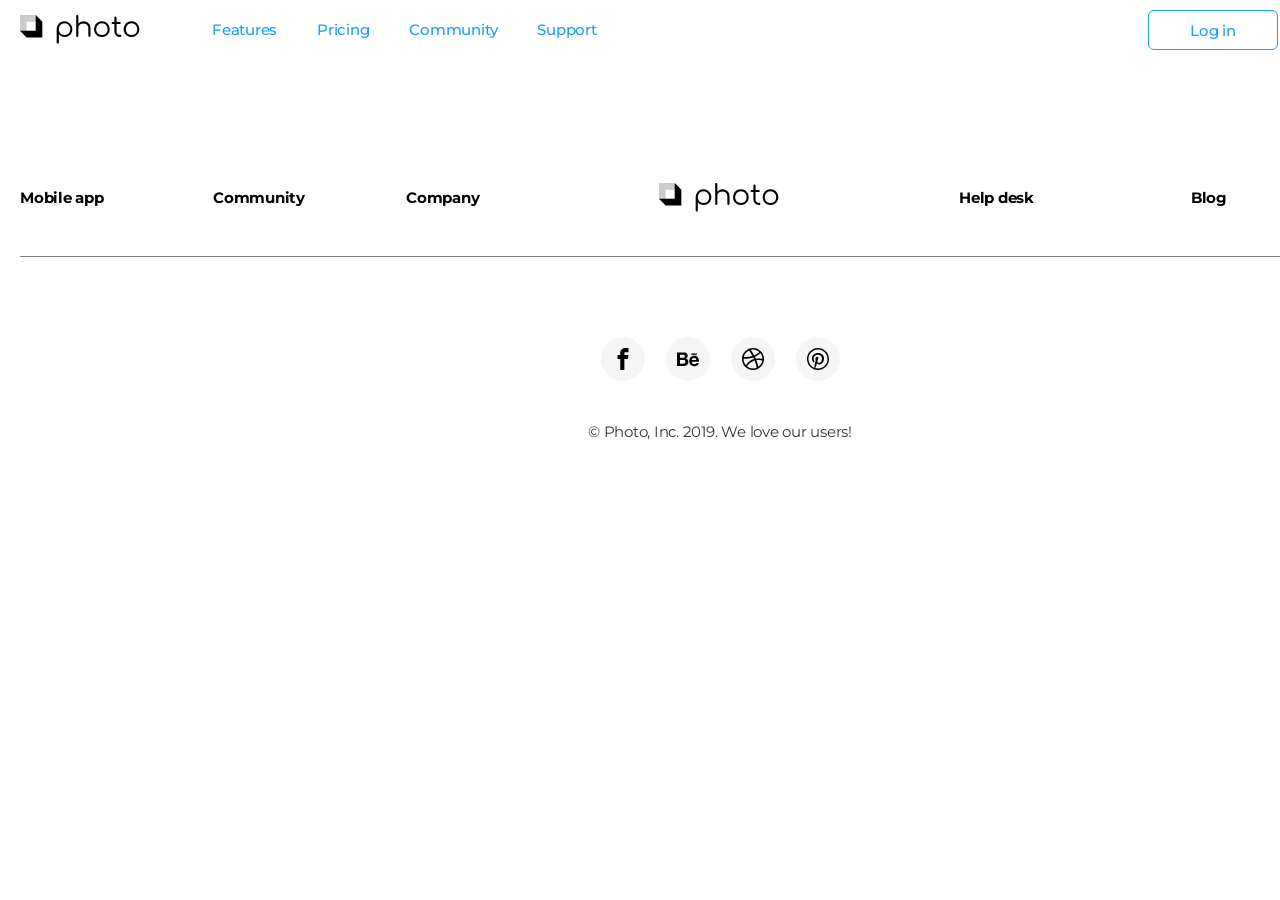
<file: footer.html>
<!DOCTYPE html>
<html lang="en">
	<head>
		<meta charset="UTF-8" />
		<meta name="viewport" content="width=device-width, initial-scale=1.0" />
		<title>Footer</title>
		<link rel="preconnect" href="https://fonts.googleapis.com" />
		<link rel="preconnect" href="https://fonts.gstatic.com" crossorigin />
		<link
			href="https://fonts.googleapis.com/css2?family=Montserrat:wght@100..900&display=swap"
			rel="stylesheet"
		/>
		<link
			rel="stylesheet"
			href="https://cdnjs.cloudflare.com/ajax/libs/modern-normalize/3.0.1/modern-normalize.min.css"
			integrity="sha512-q6WgHqiHlKyOqslT/lgBgodhd03Wp4BEqKeW6nNtlOY4quzyG3VoQKFrieaCeSnuVseNKRGpGeDU3qPmabCANg=="
			crossorigin="anonymous"
			referrerpolicy="no-referrer"
		/>
		<link rel="stylesheet" href="./css/styles.css" />
	</head>
	<body>
		<header class="header">
			<div class="container">
				<nav class="nav">
					<a href="#" class="logo">
						<svg class="logo-icon" width="122" height="32">
							<use href="./images/symbol-defs.svg#icon-sample-logo"></use>
						</svg>
					</a>
					<ul class="nav-list">
						<li class="nav-item"><a href="" class="nav-link">Features</a></li>
						<li class="nav-item"><a href="" class="nav-link">Pricing</a></li>
						<li class="nav-item"><a href="" class="nav-link">Community</a></li>
						<li class="nav-item"><a href="" class="nav-link">Support</a></li>
					</ul>
					<ul class="auth-list">
						<li class="auth-item">
							<a href="" class="auth-btn btn-base btn">Log in</a>
						</li>
						<li class="auth-item">
							<a href="" class="auth-btn btn-accent btn">Register</a>
						</li>
					</ul>
				</nav>
			</div>
		</header>

		<main></main>

		<footer class="footer section">
			<div class="container">
				<div class="footer-wrapper">
					<ul class="footer-list left">
						<li class="footer-item">
							<a href="" class="footer-link">Mobile app</a>
						</li>
						<li class="footer-item">
							<a href="" class="footer-link">Community</a>
						</li>
						<li class="footer-item">
							<a href="" class="footer-link">Company</a>
						</li>
					</ul>
					<a href="#" class="logo">
						<svg class="logo-icon" width="122" height="32">
							<use href="./images/symbol-defs.svg#icon-sample-logo"></use>
						</svg>
					</a>
					<ul class="footer-list right">
						<li class="footer-item">
							<a href="" class="footer-link">Help desk</a>
						</li>
						<li class="footer-item"><a href="" class="footer-link">Blog</a></li>
						<li class="footer-item">
							<a href="" class="footer-link">Resources</a>
						</li>
					</ul>
				</div>
				<ul class="socials-list">
					<li class="socials-item">
						<a href="" class="socials-link">
							<svg class="socials-img">
								<use href="./images/symbol-defs.svg#icon-facebook"></use>
							</svg>
						</a>
					</li>
					<li class="socials-item">
						<a href="" class="socials-link">
							<svg class="socials-img">
								<use href="./images/symbol-defs.svg#icon-behance"></use>
							</svg>
						</a>
					</li>
					<li class="socials-item">
						<a href="" class="socials-link">
							<svg class="socials-img">
								<use href="./images/symbol-defs.svg#icon-dribbble"></use>
							</svg>
						</a>
					</li>
					<li class="socials-item">
						<a href="" class="socials-link">
							<svg class="socials-img">
								<use href="./images/symbol-defs.svg#icon-pinterest"></use>
							</svg>
						</a>
					</li>
				</ul>
				<p class="copyright">&#169; Photo, Inc. 2019. We love our users!</p>
			</div>
		</footer>
	</body>
</html>
</file>
<file: css/styles.css>
:root {
	/* COLORS */

	--accent-color: #18a0fb;
	--title-color: #000000;
	--text-color: rgba(0, 0, 0, 0.8);
	--text-color-light: #ffffff;
	--main-bg-color: #ffffff;
	--secondary-bg-color: #f5f5f5;
	--decoration-color: rgba(0, 0, 0, 0.5);
	--light-decoration-color-end: rgba(24, 160, 251, 0.2);
	--light-decoration-color-start: rgba(255, 255, 255, 0.5);

	/* TYPEFACES */

	--main-font: 'Montserrat', sans-serif;
}

body {
	font-family: var(--main-font);
	background-color: var(--main-bg-color);
	letter-spacing: -0.015em;
}

h1,
h2,
h3,
h4,
h5,
h6 {
	margin-top: 0;
	margin-bottom: 0;
	color: var(--title-color);
}

p {
	margin-top: 0;
	margin-bottom: 0;
	color: var(--text-color);
}

ul,
ol {
	margin: 0;
	padding-left: 0;
	list-style: none;
}

a {
	text-decoration: none;
	color: inherit;
}

img {
	display: block;
	max-width: 100%;
}

button {
	padding: 0;
	cursor: pointer;
}

address {
	font-style: normal;
}

/* ============= UTILITIES ============= */

.visually-hidden {
	position: absolute;
	width: 1px;
	height: 1px;
	margin: -1px;
	border: 0;
	padding: 0;
	white-space: nowrap;
	clip-path: inset(100%);
	clip: rect(0 0 0 0);
	overflow: hidden;
}

/* ============= COMPONENTS ============= */

.section {
	padding-top: 120px;
	padding-bottom: 120px;
}

.container {
	width: 1440px;
	padding-left: 20px;
	padding-right: 20px;
	margin: 0 auto;
}

.btn {
	display: inline-block;
	min-width: 130px;
	height: 40px;
	font-weight: 500;
	text-align: center;
	border: 1px solid transparent;
	border-radius: 6px;
}

/* ============= HEADER ============= */

.nav {
	display: flex;
	align-items: center;
}

.logo-icon {
	fill: currentColor;
	transition: color 250ms;
}

.logo:is(:hover, :focus-visible) .logo-icon {
	color: var(--accent-color);
}

.nav-list {
	display: flex;
	align-items: center;
	gap: 40px;
	margin-left: 70px;
}

.nav-link {
	display: block;
	padding-top: 21px;
	padding-bottom: 21px;
	font-weight: 500;
	color: var(--accent-color);
	transition: color 250ms;
}

.nav-link:is(:hover, :focus) {
	color: var(--title-color);
}

.nav-link,
.auth-btn {
	font-size: 15px;
	line-height: 1.2;
}

.auth-list {
	display: flex;
	gap: 12px;
	margin-left: auto;
}

.auth-btn {
	padding: 11px 24px;
}

.cta-btn,
.join-btn {
	min-width: 192px;
	height: 52px;
	padding: 15px 24px;
	font-size: 17px;
	line-height: 1.24;
}

.btn-base {
	color: var(--accent-color);
	background-color: var(--main-bg-color);
	border-color: var(--accent-color);
	transition: color 250ms;
}

.btn-accent {
	color: var(--text-color-light);
	background-color: var(--accent-color);
	border-color: var(--accent-color);
	transition: color 250ms;
}

.btn-base:is(:hover, :focus),
.btn-accent:is(:hover, :focus) {
	color: var(--title-color);
}

/* ============= HERO ============= */

.hero {
	max-width: 1680px;
	height: 860px;
	padding: 355px 150px 150px;

	text-align: center;

	background-image: linear-gradient(
			to top,
			var(--light-decoration-color-start),
			var(--light-decoration-color-end)
		),
		url('https://picsum.photos/1200/800');

	background-repeat: no-repeat;
	background-size: cover;
}

.hero-title {
	margin-bottom: 40px;
	font-size: 56px;
	font-weight: 400;
	line-height: 1.43;
}

/* ============= BENEFITS ============= */

.benefits-title {
	margin-bottom: 60px;
	font-size: 48px;
	line-height: 1.5;
	font-weight: 400;
}

.benefits-list {
	display: flex;
	flex-wrap: wrap;

	row-gap: 60px;
	column-gap: 150px;
}

.benefits-item {
	width: calc((100% - 150px) / 2);
}

.benefits-item-title {
	margin-bottom: 24px;
	font-size: 24px;
	line-height: 1.5;
	font-weight: 700;
}

.benefits-excerpt {
	margin-bottom: 32px;
	font-size: 18px;
	line-height: 1.67;
	font-weight: 400;
}

.more-btn {
	padding: 11px 22px;
}

/* ============= PORTFOLIO ============= */

.portfolio-item:nth-child(2n) {
	background-color: var(--secondary-bg-color);
}

.portfolio-item > .container {
	display: flex;
	align-items: center;
	gap: 84px;
	padding-top: 80px;
	padding-bottom: 80px;
}

.portfolio-item:nth-child(2n) > .container {
	flex-direction: row-reverse;
}

.portfolio-subtitle {
	margin-bottom: 24px;
	font-size: 24px;
	line-height: 1.5;
	font-weight: 700;
}

.portfolio-text {
	font-size: 18px;
	line-height: 1.67;
	font-weight: 400;
}

/* ============= CLIENTS ============= */

.clients {
	text-align: center;
}

.clients-title {
	margin-bottom: 30px;
	font-size: 48px;
	line-height: 1.5;
	font-weight: 400;
}

.clients-text {
	margin-bottom: 80px;
	font-size: 36px;
	line-height: 1.39;
	font-weight: 400;
}

.clients-list {
	display: flex;
	flex-wrap: wrap;
	column-gap: 84px;
	row-gap: 64px;
	width: 944px;
	margin: 0 auto;
}

.clients-item {
	width: calc((100% - 84px * 3) / 4);
}

/* ============= JOIN ============= */

.join {
	background-color: var(--secondary-bg-color);
}

.join-content {
	display: flex;
	align-items: center;
	gap: 84px;
}

.join-text {
	font-size: 36px;
	line-height: 1.39;
	font-weight: 400;
}

.join-list {
	display: flex;
	align-items: center;
	gap: 45px;
}

/* ============= FOOTER ============= */

.footer-wrapper {
	display: flex;
	align-items: center;
}

.footer .logo {
	margin: 0 auto;
}

.footer-list {
	display: flex;
	align-items: center;
	gap: 20px;
}

.footer-list.right {
	text-align: end;
}

.footer-item {
	min-width: 173px;
}

.footer-link {
	font-size: 15px;
	line-height: 1.5;
	font-weight: 700;
	color: var(--title-color);
	transition: color 250ms;
}

.footer-wrapper {
	padding-bottom: 40px;
	margin-bottom: 80px;
	border-bottom: 1px solid var(--decoration-color);
}

.footer-link:is(:hover, :focus-visible) {
	color: var(--accent-color);
}

.socials-list {
	display: flex;
	justify-content: center;
	align-items: center;
	gap: 21px;
	margin-bottom: 40px;
}

.socials-item {
	display: flex;
	justify-content: center;
	align-items: center;
}

.socials-link {
	display: flex;
	justify-content: center;
	align-items: center;
	width: 44px;
	height: 44px;
	border-radius: 50%;
	background-color: var(--secondary-bg-color);
	transition: color 250ms;
}

.socials-link:is(:hover, :focus-visible) {
	color: var(--accent-color);
}

.socials-img {
	width: 22px;
	height: 22px;
	fill: currentColor;
}

.copyright {
	font-size: 15px;
	font-weight: 400;
	line-height: 1.5;
	text-align: center;
}
</file>
